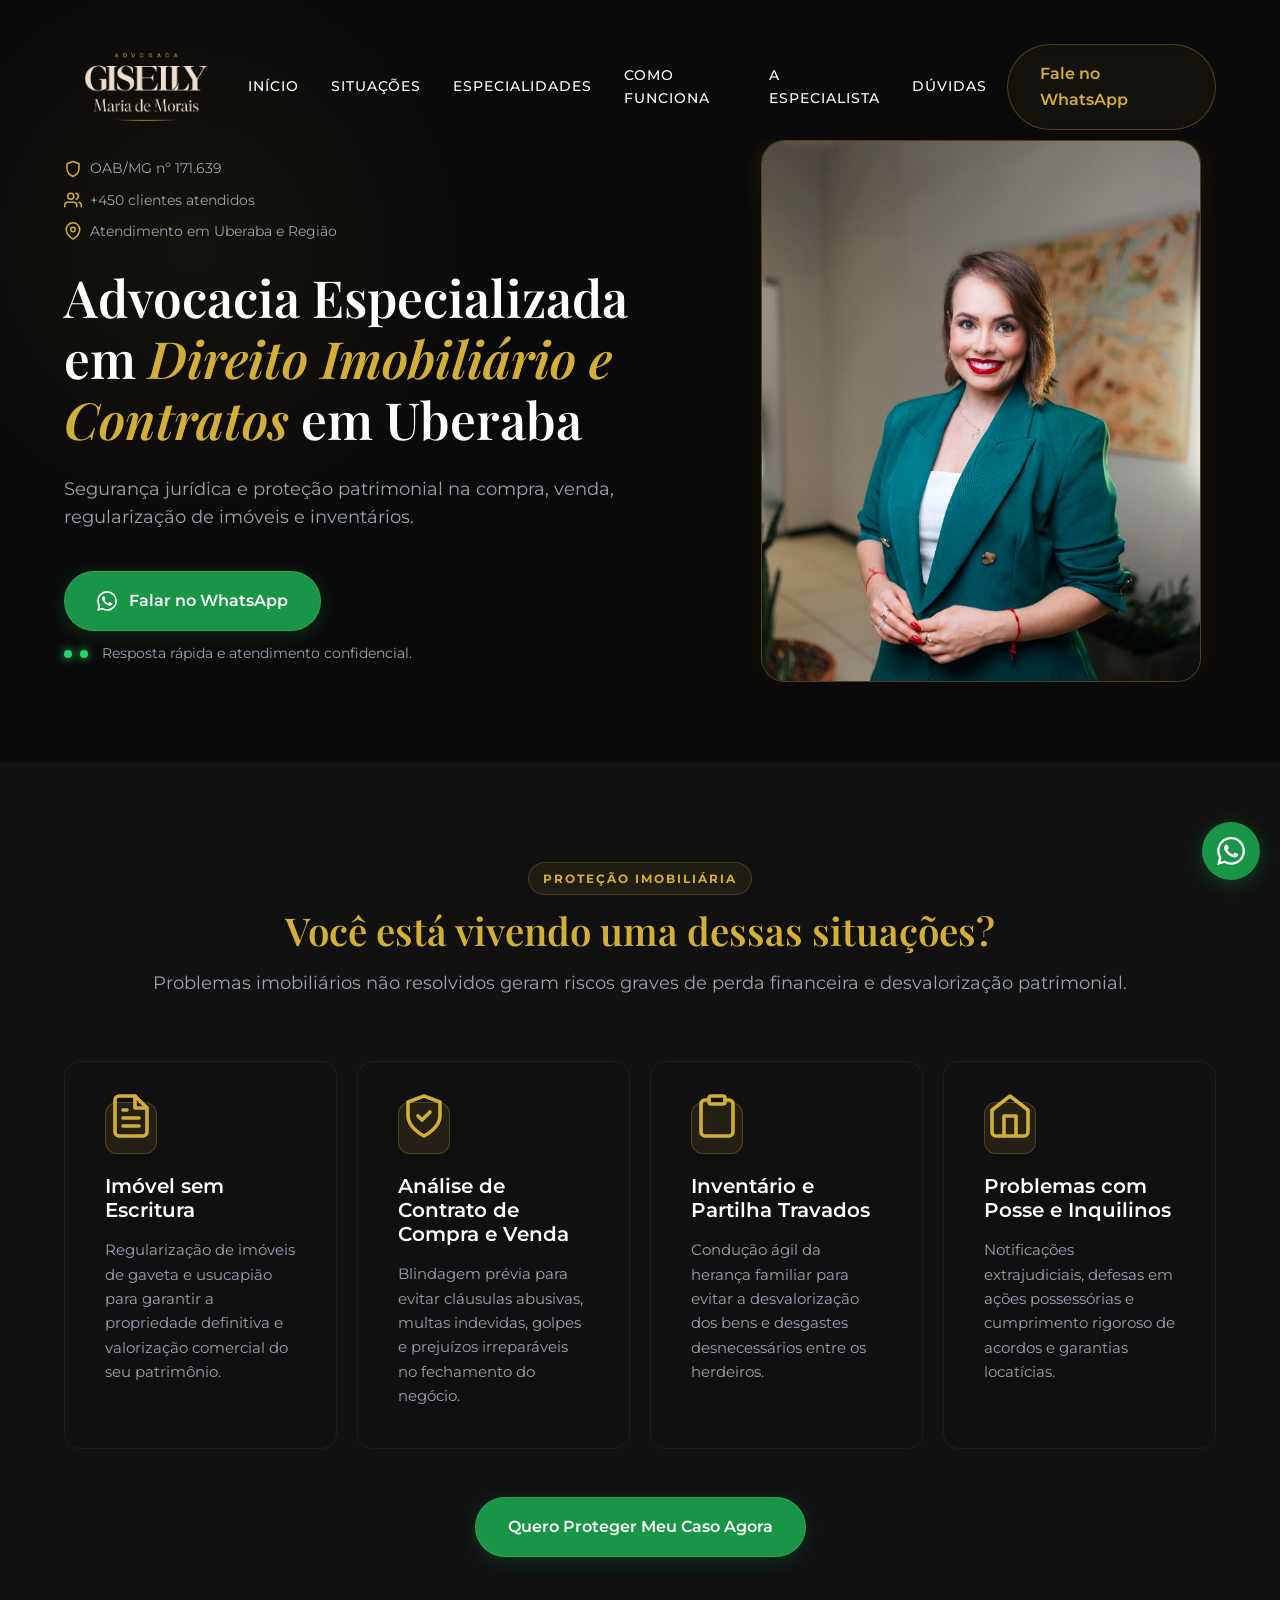
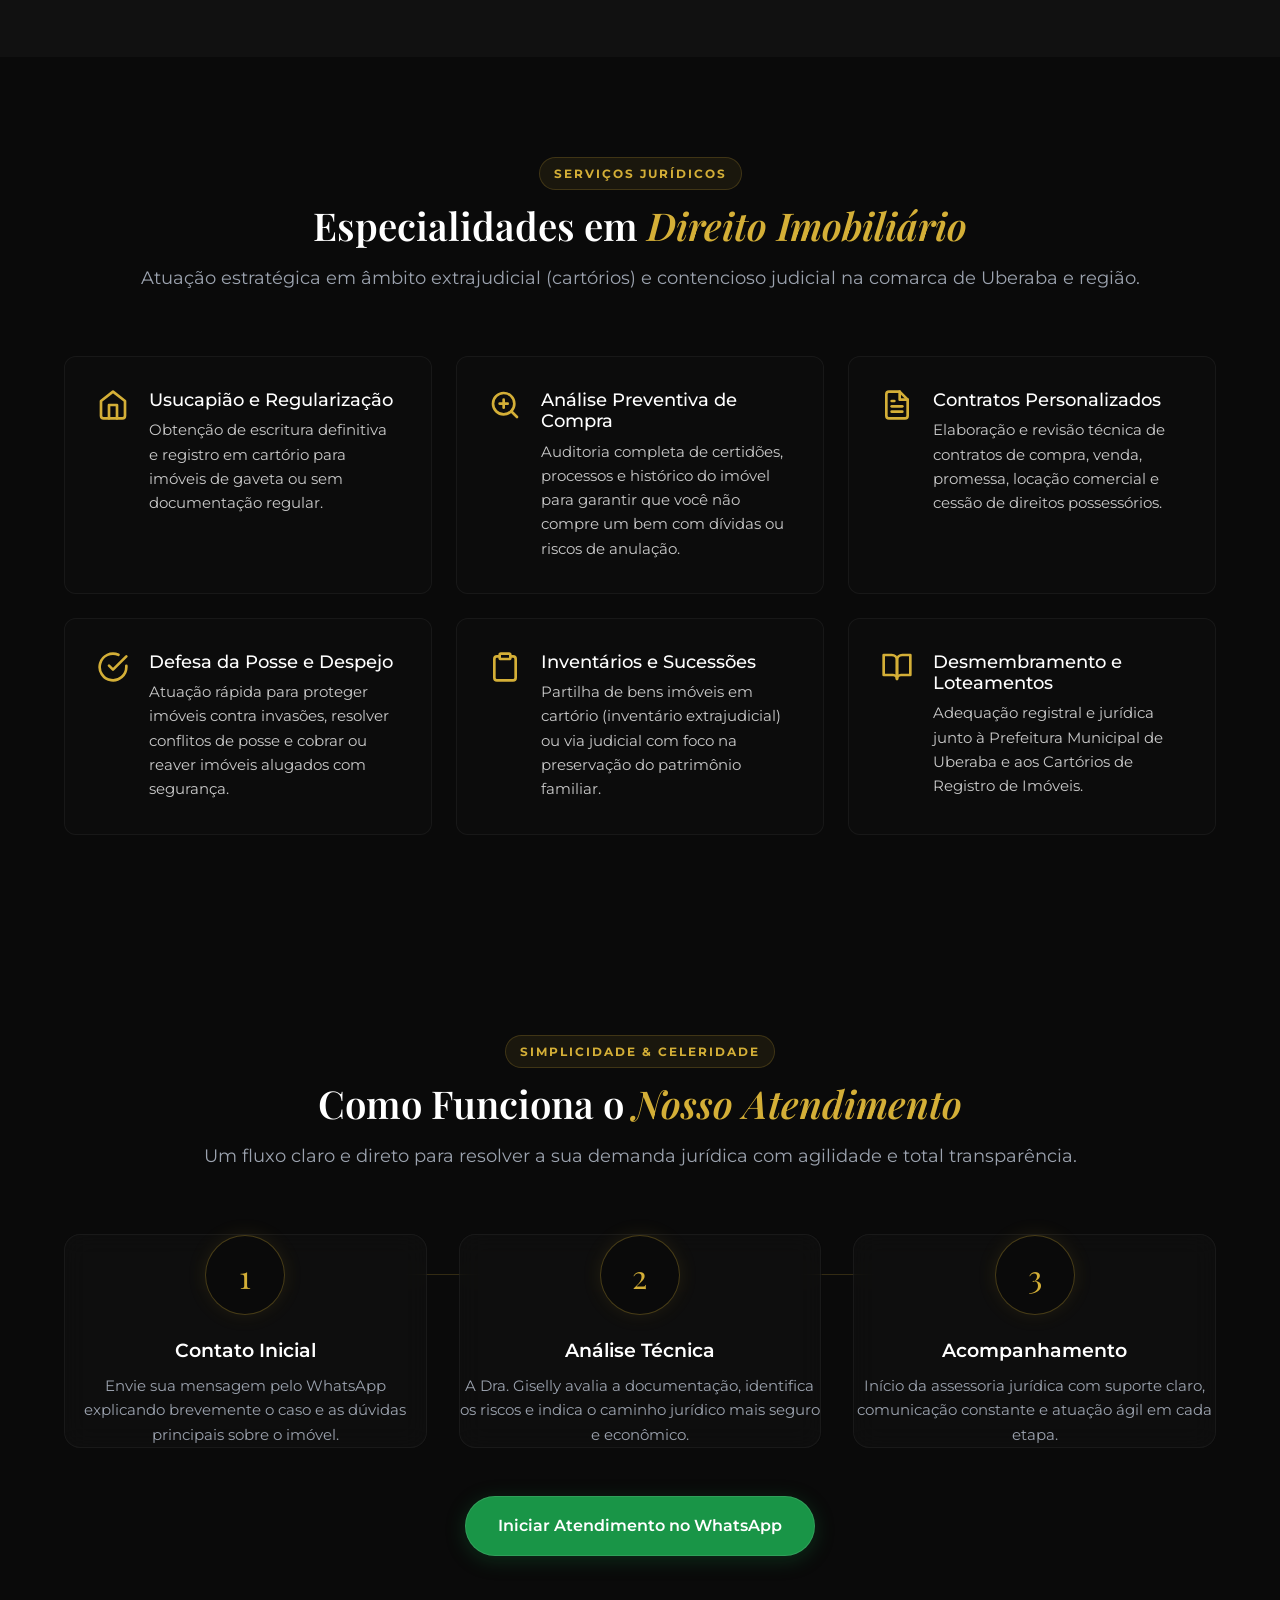
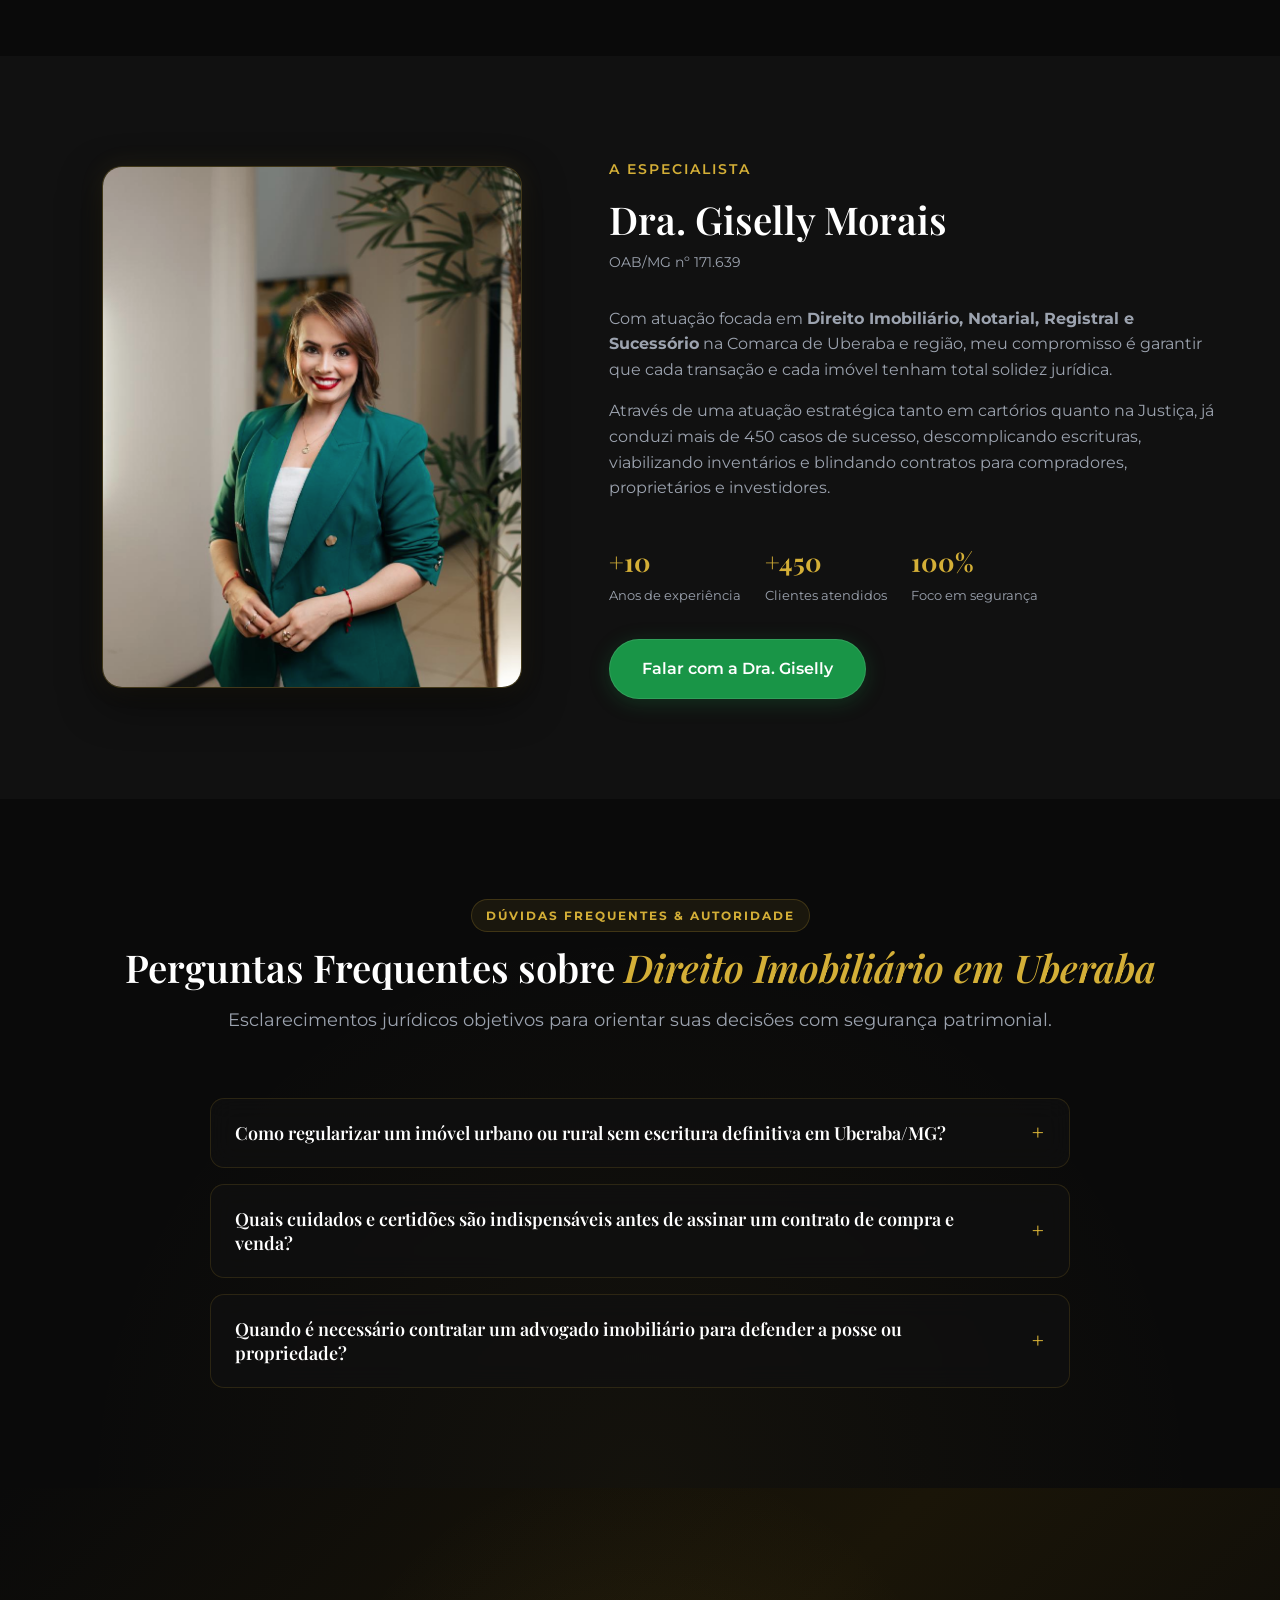
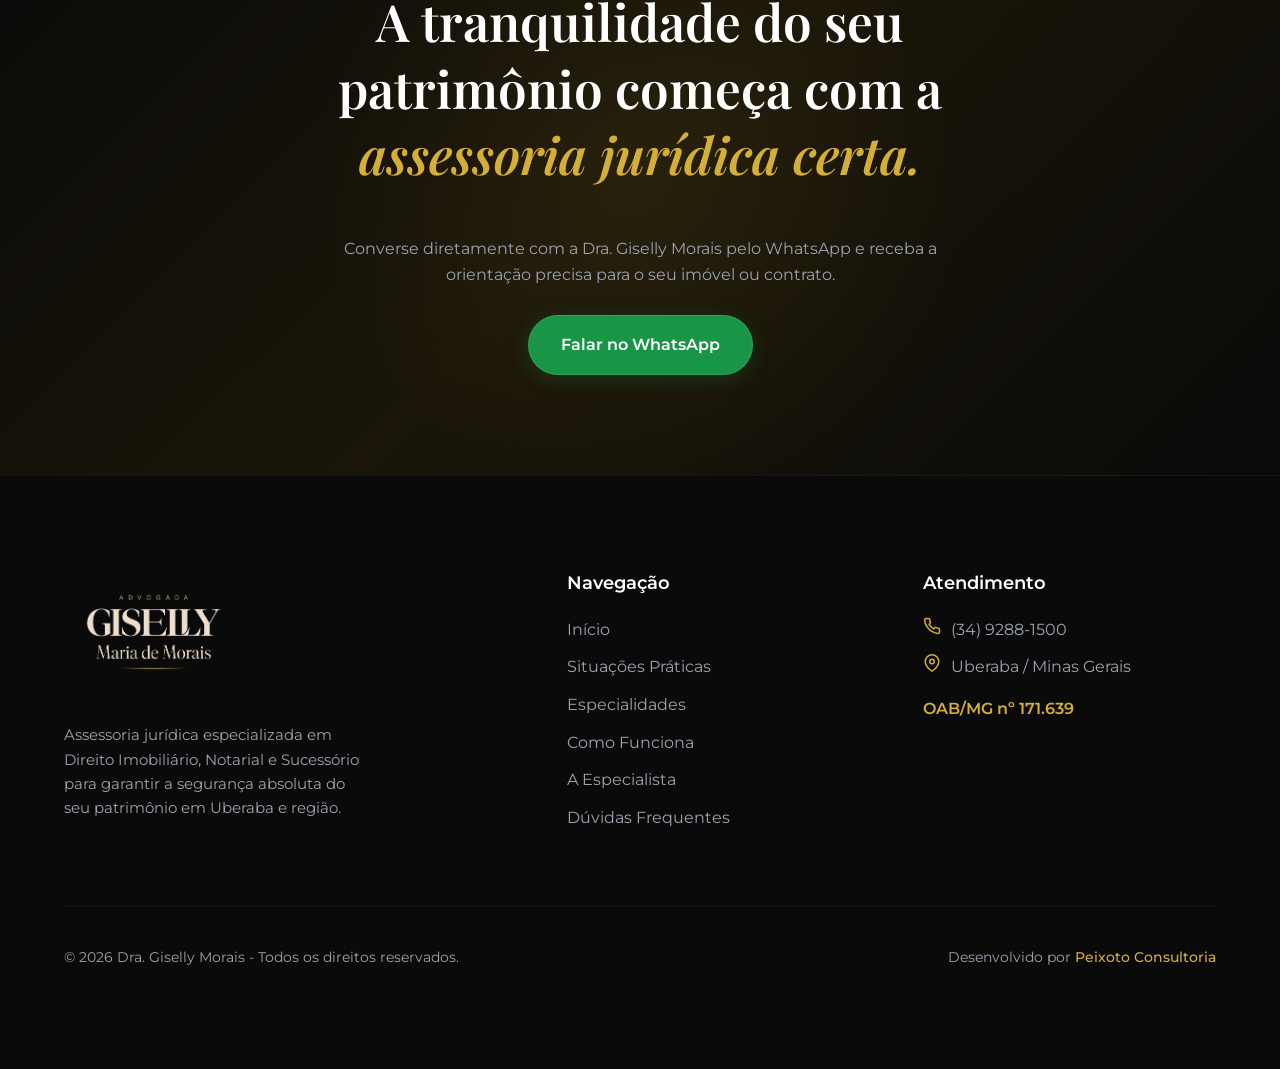
<file: index.html>
<!DOCTYPE html>
<html lang="pt-BR">
<head>
    <!-- Google tag (gtag.js) - Google Ads -->
    <script async src="https://www.googletagmanager.com/gtag/js?id=AW-16658443724"></script>
    <script>
      window.dataLayer = window.dataLayer || [];
      function gtag(){dataLayer.push(arguments);}
      gtag('js', new Date());
      gtag('config', 'AW-16658443724');
    </script>
    <script>
    function gtag_report_conversion(url) {
      var callback = function () {
        if (typeof(url) != 'undefined') {
          window.location = url;
        }
      };
      gtag('event', 'conversion', {
          'send_to': 'AW-16658443724/fCBTCJSKiawcEMzbroc-',
          'value': 1.0,
          'currency': 'BRL',
          'event_callback': callback
      });
      return false;
    }
    </script>

    <meta charset="UTF-8">
    <meta name="google-site-verification" content="yVgAucZfFv1yTHzDepUmLpa5om2t7-0emfUqDovCOzo" />
    <meta name="viewport" content="width=device-width, initial-scale=1.0, viewport-fit=cover" />
    <title>Dra. Giselly Morais | Advocacia Imobiliária e Contratos em Uberaba MG</title>
    <meta name="description" content="Advocacia especializada em Direito Imobiliário, contratos, usucapião, regularização de imóveis e inventários em Uberaba e região. Agende pelo WhatsApp com a Dra. Giselly Morais (OAB/MG 171.639).">
    <link rel="canonical" href="https://gisellymorais.adv.br/" />
    <link rel="icon" type="image/png" href="favicon.png" />
    <link rel="shortcut icon" href="favicon.png" />
    
    <!-- Google Fonts Preconnect -->
    <link rel="preconnect" href="https://fonts.googleapis.com">
    <link rel="preconnect" href="https://fonts.gstatic.com" crossorigin>
    <link href="https://fonts.googleapis.com/css2?family=Montserrat:wght@300;400;500;600;700&family=Playfair+Display:ital,wght@0,400;0,600;0,700;1,400;1,600&display=swap" rel="stylesheet">

    <!-- Premium Landing Assets -->
    <link rel="stylesheet" href="assets/premium-landing.css" />

    <!-- Schema.org JSON-LD (LegalService + FAQPage para GEO & IA) -->
    <script type="application/ld+json">
    {
      "@context": "https://schema.org",
      "@graph": [
        {
          "@type": "Attorney",
          "@id": "https://gisellymorais.adv.br/#attorney",
          "name": "Dra. Giselly Morais Advocacia Imobiliária",
          "image": "https://gisellymorais.adv.br/assets/img/logo-adv.png",
          "url": "https://gisellymorais.adv.br/",
          "telephone": "+55-34-9288-1500",
          "priceRange": "$$",
          "address": {
            "@type": "PostalAddress",
            "addressLocality": "Uberaba",
            "addressRegion": "MG",
            "addressCountry": "BR"
          },
          "geo": {
            "@type": "GeoCoordinates",
            "latitude": -19.747,
            "longitude": -47.939
          },
          "openingHoursSpecification": {
            "@type": "OpeningHoursSpecification",
            "dayOfWeek": [
              "Monday",
              "Tuesday",
              "Wednesday",
              "Thursday",
              "Friday"
            ],
            "opens": "08:30",
            "closes": "18:00"
          },
          "sameAs": [
            "https://www.instagram.com/dra.gisellymorais/"
          ],
          "knowsAbout": [
            "Direito Imobiliário",
            "Regularização de Imóveis",
            "Usucapião Extrajudicial",
            "Due Diligence Imobiliária",
            "Contratos de Compra e Venda",
            "Direito Sucessório e Inventário",
            "Ações Possessórias e Despejo"
          ]
        },
        {
          "@type": "FAQPage",
          "@id": "https://gisellymorais.adv.br/#faq",
          "mainEntity": [
            {
              "@type": "Question",
              "name": "Como regularizar um imóvel urbano ou rural sem escritura definitiva em Uberaba/MG?",
              "acceptedAnswer": {
                "@type": "Answer",
                "text": "A regularização de imóveis sem escritura pública é conduzida principalmente pela via administrativa extrajudicial nos Cartórios de Registro de Imóveis de Uberaba (1º e 2º Ofícios). Conforme a Lei Federal nº 6.015/1973 (Lei de Registros Públicos), imóveis adquiridos por contratos de gaveta, posse prolongada ou pendências de herança podem obter matrícula própria e escritura definitiva por meio de Usucapião Extrajudicial ou Adjudicação Compulsória, garantindo a propriedade jurídica definitiva sem a necessidade de um longo processo judicial."
              }
            },
            {
              "@type": "Question",
              "name": "Quais cuidados e certidões são indispensáveis antes de assinar um contrato de compra e venda?",
              "acceptedAnswer": {
                "@type": "Answer",
                "text": "Antes de assinar qualquer contrato ou realizar pagamentos, é indispensável a realização de uma Due Diligence Imobiliária (auditoria jurídica preventiva de risco). Esse processo inclui a análise da Certidão Vintenária com negativa de ônus e ações no Cartório de Registro de Imóveis competente, certidões negativas de distribuidores cíveis, criminais, fiscais e trabalhistas junto ao Tribunal de Justiça do Estado de Minas Gerais (TJMG) e à Justiça Federal, além de certidões negativas de débitos municipais (IPTU) na Prefeitura de Uberaba, blindando o comprador contra riscos de fraudes, penhoras ou anulação da venda."
              }
            },
            {
              "@type": "Question",
              "name": "Quando é necessário contratar um advogado imobiliário para defender a posse ou propriedade?",
              "acceptedAnswer": {
                "@type": "Answer",
                "text": "A contratação de uma assessoria jurídica especializada é urgente diante de ameaças de invasão (turbação ou esbulho possessório com pedido de liminar de reintegração), rescisões contratuais por atraso na entrega de obras (Lei do Distrato nº 13.786/2018), conflitos com inquilinos ou cobrança de aluguéis em atraso regidos pela Lei do Inquilinato (Lei Federal nº 8.245/1991), e partilhas de bens travadas em inventários. O acompanhamento especializado assegura rapidez cartorial e rigor técnico perante o Poder Judiciário."
              }
            }
          ]
        }
      ]
    }
    </script>
</head>
<body>
    <!-- Navbar -->
    <header class="navbar">
        <div class="container navbar-inner">
            <a href="#inicio" class="nav-logo">
                <img src="assets/img/logo-adv.png" alt="Dra. Giselly Morais - Advocacia Imobiliária" />
            </a>
            <nav class="nav-links">
                <a href="#inicio">Início</a>
                <a href="#situacoes">Situações</a>
                <a href="#servicos">Especialidades</a>
                <a href="#atendimento">Como Funciona</a>
                <a href="#sobre">A Especialista</a>
                <a href="#faq">Dúvidas</a>
            </nav>
            <a href="https://wa.me/553492881500?text=Olá,%20Dra.%20Giselly!%20Preciso%20de%20uma%20orientação%20jurídica%20sobre%20um%20imóvel/contrato." target="_blank" rel="noopener noreferrer" class="btn btn-gold-outline nav-cta">
                Fale no WhatsApp
            </a>
            <button class="nav-toggle" aria-label="Abrir Menu">☰</button>
        </div>
    </header>

    <!-- 1. HERO SECTION (Dobra 1 - Acima da Rolagem) -->
    <section id="inicio" class="hero">
        <div class="hero-bg-glow"></div>
        <div class="container hero-grid">
            <div class="hero-content fade-in-up">
                <div class="hero-badges">
                    <span class="badge">
                        <svg viewBox="0 0 24 24" fill="none" stroke="currentColor" stroke-width="2" stroke-linecap="round" stroke-linejoin="round"><path d="M12 22s8-4 8-10V5l-8-3-8 3v7c0 6 8 10 8 10z"></path></svg>
                        OAB/MG nº 171.639
                    </span>
                    <span class="badge">
                        <svg viewBox="0 0 24 24" fill="none" stroke="currentColor" stroke-width="2" stroke-linecap="round" stroke-linejoin="round"><path d="M17 21v-2a4 4 0 0 0-4-4H5a4 4 0 0 0-4 4v2"></path><circle cx="9" cy="7" r="4"></circle><path d="M23 21v-2a4 4 0 0 0-3-3.87"></path><path d="M16 3.13a4 4 0 0 1 0 7.75"></path></svg>
                        +450 clientes atendidos
                    </span>
                    <span class="badge">
                        <svg viewBox="0 0 24 24" fill="none" stroke="currentColor" stroke-width="2" stroke-linecap="round" stroke-linejoin="round"><path d="M21 10c0 7-9 13-9 13s-9-6-9-13a9 9 0 0 1 18 0z"></path><circle cx="12" cy="10" r="3"></circle></svg>
                        Atendimento em Uberaba e Região
                    </span>
                </div>
                
                <h1>Advocacia Especializada em <span class="text-gold italic">Direito Imobiliário e Contratos</span> em Uberaba</h1>
                <p class="hero-lead">Segurança jurídica e proteção patrimonial na compra, venda, regularização de imóveis e inventários.</p>
                
                <div class="hero-cta-wrapper">
                    <a href="https://wa.me/553492881500?text=Olá,%20Dra.%20Giselly!%20Preciso%20de%20uma%20orientação%20jurídica%20sobre%20um%20imóvel/contrato." target="_blank" rel="noopener noreferrer" class="btn btn-whatsapp pulse-glow">
                        <svg viewBox="0 0 24 24" width="20" height="20" fill="currentColor"><path d="M17.472 14.382c-.297-.149-1.758-.867-2.03-.967-.273-.099-.471-.148-.67.15-.197.297-.767.966-.94 1.164-.173.199-.347.223-.644.075-.297-.15-1.255-.463-2.39-1.475-.883-.788-1.48-1.761-1.653-2.059-.173-.297-.018-.458.13-.606.134-.133.298-.347.446-.52.149-.174.198-.298.298-.497.099-.198.05-.371-.025-.52-.075-.149-.669-1.612-.916-2.207-.242-.579-.487-.5-.669-.51-.173-.008-.371-.01-.57-.01-.198 0-.52.074-.792.372-.272.297-1.04 1.016-1.04 2.479 0 1.462 1.065 2.875 1.213 3.074.149.198 2.096 3.2 5.077 4.487.709.306 1.262.489 1.694.625.712.227 1.36.195 1.871.118.571-.085 1.758-.719 2.006-1.413.248-.694.248-1.289.173-1.413-.074-.124-.272-.198-.57-.347m-5.421 7.403h-.004a9.87 9.87 0 01-5.031-1.378l-.361-.214-3.741.982.998-3.648-.235-.374a9.86 9.86 0 01-1.51-5.26c.001-5.45 4.436-9.884 9.888-9.884 2.64 0 5.122 1.03 6.988 2.898a9.825 9.825 0 012.893 6.994c-.003 5.45-4.437 9.884-9.885 9.884m8.413-18.297A11.815 11.815 0 0012.05 0C5.495 0 .16 5.335.157 11.892c0 2.096.547 4.142 1.588 5.945L.057 24l6.305-1.654a11.882 11.882 0 005.683 1.448h.005c6.554 0 11.89-5.335 11.893-11.893a11.821 11.821 0 00-3.48-8.413z"/></svg>
                        Falar no WhatsApp
                    </a>
                    <span class="microcopy"><i class="dot-online"></i> Resposta rápida e atendimento confidencial.</span>
                </div>
            </div>
            
            <div class="hero-image-wrapper fade-in-up" style="transition-delay: 0.15s">
                <div class="hero-image-frame">
                    <img src="assets/img/giselly-hero.jpg" alt="Dra. Giselly Morais - Advogada em Uberaba" class="hero-image" width="460" height="580" />
                </div>
            </div>
        </div>
    </section>

    <!-- 2. SEÇÃO DE DORES & SITUAÇÕES PRÁTICAS -->
    <section id="situacoes" class="dores-section">
        <div class="container">
            <div class="section-header fade-in-up">
                <span class="section-tag">PROTEÇÃO IMOBILIÁRIA</span>
                <h2 class="text-gold">Você está vivendo uma dessas situações?</h2>
                <p>Problemas imobiliários não resolvidos geram riscos graves de perda financeira e desvalorização patrimonial.</p>
            </div>
            
            <div class="dores-grid">
                <!-- Card 1 -->
                <div class="dor-card glass-panel fade-in-up">
                    <div class="dor-icon-wrap">
                        <svg class="dor-icon" viewBox="0 0 24 24" fill="none" stroke="currentColor" stroke-width="1.8" stroke-linecap="round" stroke-linejoin="round"><path d="M14 2H6a2 2 0 0 0-2 2v16a2 2 0 0 0 2 2h12a2 2 0 0 0 2-2V8z"></path><polyline points="14 2 14 8 20 8"></polyline><line x1="16" y1="13" x2="8" y2="13"></line><line x1="16" y1="17" x2="8" y2="17"></line><polyline points="10 9 9 9 8 9"></polyline></svg>
                    </div>
                    <h3>Imóvel sem Escritura</h3>
                    <p>Regularização de imóveis de gaveta e usucapião para garantir a propriedade definitiva e valorização comercial do seu patrimônio.</p>
                </div>
                
                <!-- Card 2 -->
                <div class="dor-card glass-panel fade-in-up" style="transition-delay: 0.1s">
                    <div class="dor-icon-wrap">
                        <svg class="dor-icon" viewBox="0 0 24 24" fill="none" stroke="currentColor" stroke-width="1.8" stroke-linecap="round" stroke-linejoin="round"><path d="M12 22s8-4 8-10V5l-8-3-8 3v7c0 6 8 10 8 10z"></path><path d="m9 12 2 2 4-4"></path></svg>
                    </div>
                    <h3>Análise de Contrato de Compra e Venda</h3>
                    <p>Blindagem prévia para evitar cláusulas abusivas, multas indevidas, golpes e prejuízos irreparáveis no fechamento do negócio.</p>
                </div>
                
                <!-- Card 3 -->
                <div class="dor-card glass-panel fade-in-up" style="transition-delay: 0.2s">
                    <div class="dor-icon-wrap">
                        <svg class="dor-icon" viewBox="0 0 24 24" fill="none" stroke="currentColor" stroke-width="1.8" stroke-linecap="round" stroke-linejoin="round"><path d="M16 4h2a2 2 0 0 1 2 2v14a2 2 0 0 1-2 2H6a2 2 0 0 1-2-2V6a2 2 0 0 1 2-2h2"></path><rect x="8" y="2" width="8" height="4" rx="1" ry="1"></rect></svg>
                    </div>
                    <h3>Inventário e Partilha Travados</h3>
                    <p>Condução ágil da herança familiar para evitar a desvalorização dos bens e desgastes desnecessários entre os herdeiros.</p>
                </div>
                
                <!-- Card 4 -->
                <div class="dor-card glass-panel fade-in-up" style="transition-delay: 0.3s">
                    <div class="dor-icon-wrap">
                        <svg class="dor-icon" viewBox="0 0 24 24" fill="none" stroke="currentColor" stroke-width="1.8" stroke-linecap="round" stroke-linejoin="round"><path d="M3 9l9-7 9 7v11a2 2 0 0 1-2 2H5a2 2 0 0 1-2-2z"></path><polyline points="9 22 9 12 15 12 15 22"></polyline></svg>
                    </div>
                    <h3>Problemas com Posse e Inquilinos</h3>
                    <p>Notificações extrajudiciais, defesas em ações possessórias e cumprimento rigoroso de acordos e garantias locatícias.</p>
                </div>
            </div>

            <div class="section-center-cta fade-in-up">
                <a href="https://wa.me/553492881500?text=Olá,%20Dra.%20Giselly!%20Preciso%20de%20uma%20orientação%20jurídica%20sobre%20um%20imóvel/contrato." target="_blank" rel="noopener noreferrer" class="btn btn-whatsapp">
                    Quero Proteger Meu Caso Agora
                </a>
            </div>
        </div>
    </section>

    <!-- ESPECIALIDADES -->
    <section id="servicos" class="servicos-section">
        <div class="container">
            <div class="section-header fade-in-up">
                <span class="section-tag">SERVIÇOS JURÍDICOS</span>
                <h2>Especialidades em <span class="text-gold italic">Direito Imobiliário</span></h2>
                <p>Atuação estratégica em âmbito extrajudicial (cartórios) e contencioso judicial na comarca de Uberaba e região.</p>
            </div>
            
            <div class="servicos-grid">
                <div class="servico-card fade-in-up">
                    <svg class="servico-icon" viewBox="0 0 24 24" fill="none" stroke="currentColor" stroke-width="2" stroke-linecap="round" stroke-linejoin="round"><path d="M3 9l9-7 9 7v11a2 2 0 0 1-2 2H5a2 2 0 0 1-2-2z"></path><polyline points="9 22 9 12 15 12 15 22"></polyline></svg>
                    <div class="servico-content">
                        <h3>Usucapião e Regularização</h3>
                        <p>Obtenção de escritura definitiva e registro em cartório para imóveis de gaveta ou sem documentação regular.</p>
                    </div>
                </div>
                
                <div class="servico-card fade-in-up">
                    <svg class="servico-icon" viewBox="0 0 24 24" fill="none" stroke="currentColor" stroke-width="2" stroke-linecap="round" stroke-linejoin="round"><circle cx="11" cy="11" r="8"></circle><line x1="21" y1="21" x2="16.65" y2="16.65"></line><line x1="11" y1="8" x2="11" y2="14"></line><line x1="8" y1="11" x2="14" y2="11"></line></svg>
                    <div class="servico-content">
                        <h3>Análise Preventiva de Compra</h3>
                        <p>Auditoria completa de certidões, processos e histórico do imóvel para garantir que você não compre um bem com dívidas ou riscos de anulação.</p>
                    </div>
                </div>
                
                <div class="servico-card fade-in-up">
                    <svg class="servico-icon" viewBox="0 0 24 24" fill="none" stroke="currentColor" stroke-width="2" stroke-linecap="round" stroke-linejoin="round"><path d="M14 2H6a2 2 0 0 0-2 2v16a2 2 0 0 0 2 2h12a2 2 0 0 0 2-2V8z"></path><polyline points="14 2 14 8 20 8"></polyline><line x1="16" y1="13" x2="8" y2="13"></line><line x1="16" y1="17" x2="8" y2="17"></line><polyline points="10 9 9 9 8 9"></polyline></svg>
                    <div class="servico-content">
                        <h3>Contratos Personalizados</h3>
                        <p>Elaboração e revisão técnica de contratos de compra, venda, promessa, locação comercial e cessão de direitos possessórios.</p>
                    </div>
                </div>
                
                <div class="servico-card fade-in-up">
                    <svg class="servico-icon" viewBox="0 0 24 24" fill="none" stroke="currentColor" stroke-width="2" stroke-linecap="round" stroke-linejoin="round"><path d="M22 11.08V12a10 10 0 1 1-5.93-9.14"></path><polyline points="22 4 12 14.01 9 11.01"></polyline></svg>
                    <div class="servico-content">
                        <h3>Defesa da Posse e Despejo</h3>
                        <p>Atuação rápida para proteger imóveis contra invasões, resolver conflitos de posse e cobrar ou reaver imóveis alugados com segurança.</p>
                    </div>
                </div>
                
                <div class="servico-card fade-in-up">
                    <svg class="servico-icon" viewBox="0 0 24 24" fill="none" stroke="currentColor" stroke-width="2" stroke-linecap="round" stroke-linejoin="round"><path d="M16 4h2a2 2 0 0 1 2 2v14a2 2 0 0 1-2 2H6a2 2 0 0 1-2-2V6a2 2 0 0 1 2-2h2"></path><rect x="8" y="2" width="8" height="4" rx="1" ry="1"></rect></svg>
                    <div class="servico-content">
                        <h3>Inventários e Sucessões</h3>
                        <p>Partilha de bens imóveis em cartório (inventário extrajudicial) ou via judicial com foco na preservação do patrimônio familiar.</p>
                    </div>
                </div>
                
                <div class="servico-card fade-in-up">
                    <svg class="servico-icon" viewBox="0 0 24 24" fill="none" stroke="currentColor" stroke-width="2" stroke-linecap="round" stroke-linejoin="round"><path d="M2 3h6a4 4 0 0 1 4 4v14a3 3 0 0 0-3-3H2z"></path><path d="M22 3h-6a4 4 0 0 0-4 4v14a3 3 0 0 1 3-3h7z"></path></svg>
                    <div class="servico-content">
                        <h3>Desmembramento e Loteamentos</h3>
                        <p>Adequação registral e jurídica junto à Prefeitura Municipal de Uberaba e aos Cartórios de Registro de Imóveis.</p>
                    </div>
                </div>
            </div>
        </div>
    </section>

    <!-- 3. FLUXO DE ATENDIMENTO (3 Passos) -->
    <section id="atendimento" class="como-funciona-section">
        <div class="container">
            <div class="section-header fade-in-up">
                <span class="section-tag">SIMPLICIDADE & CELERIDADE</span>
                <h2>Como Funciona o <span class="text-gold italic">Nosso Atendimento</span></h2>
                <p>Um fluxo claro e direto para resolver a sua demanda jurídica com agilidade e total transparência.</p>
            </div>
            
            <div class="como-funciona-grid">
                <!-- Passo 1 -->
                <div class="passo-card glass-panel fade-in-up">
                    <div class="passo-numero">1</div>
                    <h3>Contato Inicial</h3>
                    <p>Envie sua mensagem pelo WhatsApp explicando brevemente o caso e as dúvidas principais sobre o imóvel.</p>
                </div>
                
                <!-- Passo 2 -->
                <div class="passo-card glass-panel fade-in-up" style="transition-delay: 0.1s">
                    <div class="passo-numero">2</div>
                    <h3>Análise Técnica</h3>
                    <p>A Dra. Giselly avalia a documentação, identifica os riscos e indica o caminho jurídico mais seguro e econômico.</p>
                </div>
                
                <!-- Passo 3 -->
                <div class="passo-card glass-panel fade-in-up" style="transition-delay: 0.2s">
                    <div class="passo-numero">3</div>
                    <h3>Acompanhamento</h3>
                    <p>Início da assessoria jurídica com suporte claro, comunicação constante e atuação ágil em cada etapa.</p>
                </div>
            </div>

            <div class="section-center-cta fade-in-up">
                <a href="https://wa.me/553492881500?text=Olá,%20Dra.%20Giselly!%20Preciso%20de%20uma%20orientação%20jurídica%20sobre%20um%20imóvel/contrato." target="_blank" rel="noopener noreferrer" class="btn btn-whatsapp">
                    Iniciar Atendimento no WhatsApp
                </a>
            </div>
        </div>
    </section>

    <!-- SOBRE A ESPECIALISTA -->
    <section id="sobre" class="sobre-section">
        <div class="container sobre-grid">
            <div class="sobre-image-wrapper fade-in-up">
                <div class="sobre-image-frame">
                    <img src="assets/img/giselly-sobre.jpg" alt="Dra. Giselly Morais - Advogada Especialista em Direito Imobiliário" class="sobre-image" width="440" height="520" />
                </div>
            </div>
            <div class="sobre-content fade-in-up">
                <span class="sobre-label">A ESPECIALISTA</span>
                <h2>Dra. Giselly Morais</h2>
                <span class="sobre-oab">OAB/MG nº 171.639</span>
                
                <div class="sobre-bio">
                    <p>Com atuação focada em <strong>Direito Imobiliário, Notarial, Registral e Sucessório</strong> na Comarca de Uberaba e região, meu compromisso é garantir que cada transação e cada imóvel tenham total solidez jurídica.</p>
                    <p>Através de uma atuação estratégica tanto em cartórios quanto na Justiça, já conduzi mais de 450 casos de sucesso, descomplicando escrituras, viabilizando inventários e blindando contratos para compradores, proprietários e investidores.</p>
                </div>

                <div class="numeros-inline">
                    <div class="num-box">
                        <strong>+10</strong>
                        <span>Anos de experiência</span>
                    </div>
                    <div class="num-box">
                        <strong>+450</strong>
                        <span>Clientes atendidos</span>
                    </div>
                    <div class="num-box">
                        <strong>100%</strong>
                        <span>Foco em segurança</span>
                    </div>
                </div>
                
                <a href="https://wa.me/553492881500?text=Olá,%20Dra.%20Giselly!%20Preciso%20de%20uma%20orientação%20jurídica%20sobre%20um%20imóvel/contrato." target="_blank" rel="noopener noreferrer" class="btn btn-whatsapp">
                    Falar com a Dra. Giselly
                </a>
            </div>
        </div>
    </section>

    <!-- 4. SEÇÃO DE FAQ ESTRUTURADO (SEO Semântico & GEO - Acordeão Interativo) -->
    <section id="faq" class="faq-section">
        <div class="container">
            <div class="section-header fade-in-up">
                <span class="section-tag">DÚVIDAS FREQUENTES & AUTORIDADE</span>
                <h2>Perguntas Frequentes sobre <span class="text-gold italic">Direito Imobiliário em Uberaba</span></h2>
                <p>Esclarecimentos jurídicos objetivos para orientar suas decisões com segurança patrimonial.</p>
            </div>

            <div class="faq-accordion">
                <!-- Pergunta 1 -->
                <div class="faq-item glass-panel fade-in-up">
                    <button type="button" class="faq-question" aria-expanded="false">
                        <span>Como regularizar um imóvel urbano ou rural sem escritura definitiva em Uberaba/MG?</span>
                        <span class="faq-icon" aria-hidden="true">+</span>
                    </button>
                    <div class="faq-answer">
                        <div class="faq-answer-inner">
                            <p><strong>A regularização de imóveis sem escritura pública é conduzida principalmente pela via administrativa extrajudicial nos Cartórios de Registro de Imóveis de Uberaba (1º e 2º Ofícios).</strong></p>
                            <p>Conforme a Lei Federal nº 6.015/1973 (Lei de Registros Públicos), imóveis adquiridos por contratos de gaveta, posse prolongada ou pendências de herança podem obter matrícula própria e escritura definitiva por meio de <strong>Usucapião Extrajudicial</strong> ou <strong>Adjudicação Compulsória</strong>.</p>
                            <p>Esse procedimento em cartório de notas e registros elimina a morosidade do Judiciário, assegurando a propriedade jurídica plena e permitindo que o imóvel seja vendido, financiado ou transmitido a herdeiros sem entraves.</p>
                        </div>
                    </div>
                </div>

                <!-- Pergunta 2 -->
                <div class="faq-item glass-panel fade-in-up" style="transition-delay: 0.1s">
                    <button type="button" class="faq-question" aria-expanded="false">
                        <span>Quais cuidados e certidões são indispensáveis antes de assinar um contrato de compra e venda?</span>
                        <span class="faq-icon" aria-hidden="true">+</span>
                    </button>
                    <div class="faq-answer">
                        <div class="faq-answer-inner">
                            <p><strong>Antes de assinar qualquer contrato ou realizar pagamentos, é indispensável a realização de uma Due Diligence Imobiliária (auditoria jurídica preventiva de risco).</strong></p>
                            <p>Essa auditoria abrange a análise da Certidão Vintenária com negativa de ônus reais e ações no Cartório de Registro de Imóveis competente, certidões negativas de distribuidores cíveis, criminais, fiscais e trabalhistas junto ao Tribunal de Justiça do Estado de Minas Gerais (TJMG) e à Justiça Federal, além da Certidão Negativa de Débitos Municipais (IPTU) na Prefeitura Municipal de Uberaba.</p>
                            <p>Esse exame técnico criterioso impede a perda do bem por fraudes contra credores, penhoras fiscais ou vícios ocultos do antigo vendedor.</p>
                        </div>
                    </div>
                </div>

                <!-- Pergunta 3 -->
                <div class="faq-item glass-panel fade-in-up" style="transition-delay: 0.2s">
                    <button type="button" class="faq-question" aria-expanded="false">
                        <span>Quando é necessário contratar um advogado imobiliário para defender a posse ou propriedade?</span>
                        <span class="faq-icon" aria-hidden="true">+</span>
                    </button>
                    <div class="faq-answer">
                        <div class="faq-answer-inner">
                            <p><strong>A contratação de uma assessoria jurídica especializada é urgente diante de ameaças de invasão, litígios contratuais ou inadimplência grave.</strong></p>
                            <p>Os principais cenários envolvem: (1) Ações possessórias de reintegração de posse e interdito proibitório em caso de esbulho ou turbação; (2) Rescisões contratuais por atraso na entrega de obras com base na Lei do Distrato Imobiliário (Lei nº 13.786/2018); (3) Despejo e cobrança de aluguéis regidos pela Lei do Inquilinato (Lei Federal nº 8.245/1991); e (4) Partilhas litigiosas em inventários.</p>
                            <p>A intervenção ágil de um advogado especialista impede a perda de prazos liminares decisivos e preserva o valor de mercado do imóvel.</p>
                        </div>
                    </div>
                </div>
            </div>
        </div>
    </section>

    <!-- CTA FINAL -->
    <section id="contato" class="cta-final-section">
        <div class="cta-final-glow"></div>
        <div class="container cta-final-content">
            <h2 class="fade-in-up">A tranquilidade do seu patrimônio começa com a <span class="text-gold italic">assessoria jurídica certa.</span></h2>
            <p class="fade-in-up" style="max-width: 620px; margin: 0 auto 28px; color: var(--text-muted);">Converse diretamente com a Dra. Giselly Morais pelo WhatsApp e receba a orientação precisa para o seu imóvel ou contrato.</p>
            <a href="https://wa.me/553492881500?text=Olá,%20Dra.%20Giselly!%20Preciso%20de%20uma%20orientação%20jurídica%20sobre%20um%20imóvel/contrato." target="_blank" rel="noopener noreferrer" class="btn btn-whatsapp fade-in-up pulse-glow" style="transition-delay: 0.15s;">
                Falar no WhatsApp
            </a>
        </div>
    </section>

    <!-- FOOTER -->
    <footer class="footer">
        <div class="container">
            <div class="footer-grid">
                <div class="footer-brand">
                    <img src="assets/img/logo-adv.png" alt="Dra. Giselly Morais Logo" />
                    <p>Assessoria jurídica especializada em Direito Imobiliário, Notarial e Sucessório para garantir a segurança absoluta do seu patrimônio em Uberaba e região.</p>
                </div>
                
                <div class="footer-nav">
                    <h4 class="footer-title">Navegação</h4>
                    <ul class="footer-links">
                        <li><a href="#inicio">Início</a></li>
                        <li><a href="#situacoes">Situações Práticas</a></li>
                        <li><a href="#servicos">Especialidades</a></li>
                        <li><a href="#atendimento">Como Funciona</a></li>
                        <li><a href="#sobre">A Especialista</a></li>
                        <li><a href="#faq">Dúvidas Frequentes</a></li>
                    </ul>
                </div>
                
                <div class="footer-contact">
                    <h4 class="footer-title">Atendimento</h4>
                    <p>
                        <svg viewBox="0 0 24 24" fill="none" stroke="currentColor" stroke-width="2" stroke-linecap="round" stroke-linejoin="round"><path d="M22 16.92v3a2 2 0 0 1-2.18 2 19.79 19.79 0 0 1-8.63-3.07 19.5 19.5 0 0 1-6-6 19.79 19.79 0 0 1-3.07-8.67A2 2 0 0 1 4.11 2h3a2 2 0 0 1 2 1.72 12.84 12.84 0 0 0 .7 2.81 2 2 0 0 1-.45 2.11L8.09 9.91a16 16 0 0 0 6 6l1.27-1.27a2 2 0 0 1 2.11-.45 12.84 12.84 0 0 0 2.81.7A2 2 0 0 1 22 16.92z"></path></svg>
                        (34) 9288-1500
                    </p>
                    <p>
                        <svg viewBox="0 0 24 24" fill="none" stroke="currentColor" stroke-width="2" stroke-linecap="round" stroke-linejoin="round"><path d="M21 10c0 7-9 13-9 13s-9-6-9-13a9 9 0 0 1 18 0z"></path><circle cx="12" cy="10" r="3"></circle></svg>
                        Uberaba / Minas Gerais
                    </p>
                    <p class="oab-highlight">OAB/MG nº 171.639</p>
                </div>
            </div>
            
            <div class="footer-bottom">
                <span>&copy; 2026 Dra. Giselly Morais - Todos os direitos reservados.</span>
                <span class="developer-credit">Desenvolvido por <a href="https://instagram.com/peixoto.consultoria" target="_blank" rel="noopener noreferrer">Peixoto Consultoria</a></span>
            </div>
        </div>
    </footer>

    <!-- 5. BOTÃO FLUTUANTE DE WHATSAPP -->
    <a href="https://wa.me/553492881500?text=Olá,%20Dra.%20Giselly!%20Preciso%20de%20uma%20orientação%20jurídica%20sobre%20um%20imóvel/contrato." target="_blank" rel="noopener noreferrer" class="whatsapp-float" aria-label="Fale conosco no WhatsApp">
        <svg viewBox="0 0 24 24" xmlns="http://www.w3.org/2000/svg">
            <path d="M17.472 14.382c-.297-.149-1.758-.867-2.03-.967-.273-.099-.471-.148-.67.15-.197.297-.767.966-.94 1.164-.173.199-.347.223-.644.075-.297-.15-1.255-.463-2.39-1.475-.883-.788-1.48-1.761-1.653-2.059-.173-.297-.018-.458.13-.606.134-.133.298-.347.446-.52.149-.174.198-.298.298-.497.099-.198.05-.371-.025-.52-.075-.149-.669-1.612-.916-2.207-.242-.579-.487-.5-.669-.51-.173-.008-.371-.01-.57-.01-.198 0-.52.074-.792.372-.272.297-1.04 1.016-1.04 2.479 0 1.462 1.065 2.875 1.213 3.074.149.198 2.096 3.2 5.077 4.487.709.306 1.262.489 1.694.625.712.227 1.36.195 1.871.118.571-.085 1.758-.719 2.006-1.413.248-.694.248-1.289.173-1.413-.074-.124-.272-.198-.57-.347m-5.421 7.403h-.004a9.87 9.87 0 01-5.031-1.378l-.361-.214-3.741.982.998-3.648-.235-.374a9.86 9.86 0 01-1.51-5.26c.001-5.45 4.436-9.884 9.888-9.884 2.64 0 5.122 1.03 6.988 2.898a9.825 9.825 0 012.893 6.994c-.003 5.45-4.437 9.884-9.885 9.884m8.413-18.297A11.815 11.815 0 0012.05 0C5.495 0 .16 5.335.157 11.892c0 2.096.547 4.142 1.588 5.945L.057 24l6.305-1.654a11.882 11.882 0 005.683 1.448h.005c6.554 0 11.89-5.335 11.893-11.893a11.821 11.821 0 00-3.48-8.413z"/>
        </svg>
    </a>

    <!-- MOBILE STICKY BOTTOM BAR -->
    <div class="mobile-sticky-cta">
        <a href="https://wa.me/553492881500?text=Olá,%20Dra.%20Giselly!%20Preciso%20de%20uma%20orientação%20jurídica%20sobre%20um%20imóvel/contrato." target="_blank" rel="noopener noreferrer" class="btn btn-whatsapp">
            <svg viewBox="0 0 24 24" width="18" height="18" fill="currentColor"><path d="M17.472 14.382c-.297-.149-1.758-.867-2.03-.967-.273-.099-.471-.148-.67.15-.197.297-.767.966-.94 1.164-.173.199-.347.223-.644.075-.297-.15-1.255-.463-2.39-1.475-.883-.788-1.48-1.761-1.653-2.059-.173-.297-.018-.458.13-.606.134-.133.298-.347.446-.52.149-.174.198-.298.298-.497.099-.198.05-.371-.025-.52-.075-.149-.669-1.612-.916-2.207-.242-.579-.487-.5-.669-.51-.173-.008-.371-.01-.57-.01-.198 0-.52.074-.792.372-.272.297-1.04 1.016-1.04 2.479 0 1.462 1.065 2.875 1.213 3.074.149.198 2.096 3.2 5.077 4.487.709.306 1.262.489 1.694.625.712.227 1.36.195 1.871.118.571-.085 1.758-.719 2.006-1.413.248-.694.248-1.289.173-1.413-.074-.124-.272-.198-.57-.347m-5.421 7.403h-.004a9.87 9.87 0 01-5.031-1.378l-.361-.214-3.741.982.998-3.648-.235-.374a9.86 9.86 0 01-1.51-5.26c.001-5.45 4.436-9.884 9.888-9.884 2.64 0 5.122 1.03 6.988 2.898a9.825 9.825 0 012.893 6.994c-.003 5.45-4.437 9.884-9.885 9.884m8.413-18.297A11.815 11.815 0 0012.05 0C5.495 0 .16 5.335.157 11.892c0 2.096.547 4.142 1.588 5.945L.057 24l6.305-1.654a11.882 11.882 0 005.683 1.448h.005c6.554 0 11.89-5.335 11.893-11.893a11.821 11.821 0 00-3.48-8.413z"/>
        </svg>
    </a>

    <!-- MOBILE STICKY BOTTOM BAR -->
    <div class="mobile-sticky-cta">
        <a href="https://wa.me/553492881500?text=Olá,%20Dra.%20Giselly!%20Preciso%20de%20uma%20orientação%20jurídica%20sobre%20um%20imóvel/contrato." target="_blank" rel="noopener noreferrer" class="btn btn-whatsapp">
            <svg viewBox="0 0 24 24" width="18" height="18" fill="currentColor"><path d="M17.472 14.382c-.297-.149-1.758-.867-2.03-.967-.273-.099-.471-.148-.67.15-.197.297-.767.966-.94 1.164-.173.199-.347.223-.644.075-.297-.15-1.255-.463-2.39-1.475-.883-.788-1.48-1.761-1.653-2.059-.173-.297-.018-.458.13-.606.134-.133.298-.347.446-.52.149-.174.198-.298.298-.497.099-.198.05-.371-.025-.52-.075-.149-.669-1.612-.916-2.207-.242-.579-.487-.5-.669-.51-.173-.008-.371-.01-.57-.01-.198 0-.52.074-.792.372-.272.297-1.04 1.016-1.04 2.479 0 1.462 1.065 2.875 1.213 3.074.149.198 2.096 3.2 5.077 4.487.709.306 1.262.489 1.694.625.712.227 1.36.195 1.871.118.571-.085 1.758-.719 2.006-1.413.248-.694.248-1.289.173-1.413-.074-.124-.272-.198-.57-.347m-5.421 7.403h-.004a9.87 9.87 0 01-5.031-1.378l-.361-.214-3.741.982.998-3.648-.235-.374a9.86 9.86 0 01-1.51-5.26c.001-5.45 4.436-9.884 9.888-9.884 2.64 0 5.122 1.03 6.988 2.898a9.825 9.825 0 012.893 6.994c-.003 5.45-4.437 9.884-9.885 9.884m8.413-18.297A11.815 11.815 0 0012.05 0C5.495 0 .16 5.335.157 11.892c0 2.096.547 4.142 1.588 5.945L.057 24l6.305-1.654a11.882 11.882 0 005.683 1.448h.005c6.554 0 11.89-5.335 11.893-11.893a11.821 11.821 0 00-3.48-8.413z"/>
        </svg>
        Falar no WhatsApp
    </div>

    <!-- Scripts -->
    <script src="assets/premium-landing.js"></script>
</body>
</html>
</file>
<file: assets/premium-landing.css>
@import url('https://fonts.googleapis.com/css2?family=Montserrat:wght@300;400;500;600;700&family=Playfair+Display:ital,wght@0,400;0,600;0,700;1,400;1,600&display=swap');

:root {
  --bg-color: #0a0a0a;
  --surface-color: #111111;
  --gold: #d4af37;
  --gold-light: #f0d060;
  --text-primary: #ffffff;
  --text-muted: #9ca3af;
  --cta-green: #25d366;
  --cta-green-hover: #1ebd5b;
  --font-heading: 'Playfair Display', serif;
  --font-body: 'Montserrat', sans-serif;
  --transition: all 0.3s cubic-bezier(0.4, 0, 0.2, 1);
}

* {
  margin: 0;
  padding: 0;
  box-sizing: border-box;
}

html {
  scroll-behavior: smooth;
  overflow-x: hidden;
}

body {
  font-family: var(--font-body);
  background-color: var(--bg-color);
  color: var(--text-primary);
  line-height: 1.6;
  overflow-x: hidden;
  -webkit-font-smoothing: antialiased;
}

/* Typography */
h1, h2, h3, h4, h5, h6 {
  font-family: var(--font-heading);
  font-weight: 600;
  line-height: 1.2;
}

.text-gold { color: var(--gold); }
.text-muted { color: var(--text-muted); }
.italic { font-style: italic; }

/* Utilities */
.container {
  width: 100%;
  max-width: 1200px;
  margin: 0 auto;
  padding: 0 24px;
}

.glass-panel {
  background: rgba(17, 17, 17, 0.6);
  backdrop-filter: blur(12px);
  -webkit-backdrop-filter: blur(12px);
  border: 1px solid rgba(255, 255, 255, 0.05);
  border-radius: 16px;
}

/* CTA Buttons */
.btn {
  display: inline-flex;
  align-items: center;
  justify-content: center;
  gap: 12px;
  padding: 16px 32px;
  font-family: var(--font-body);
  font-weight: 600;
  font-size: 1rem;
  text-decoration: none;
  border-radius: 50px;
  transition: var(--transition);
  cursor: pointer;
}

.btn-whatsapp {
  background: #199547;
  color: #fff;
  border: 1px solid rgba(255, 255, 255, 0.1);
  box-shadow: 0 4px 20px rgba(25, 149, 71, 0.25);
}

.btn-whatsapp:hover {
  background: #1ebd5b;
  box-shadow: 0 6px 25px rgba(25, 149, 71, 0.4);
  transform: translateY(-2px);
}

.btn-whatsapp-outline {
  background: rgba(37, 211, 102, 0.05);
  color: #25d366;
  border: 1px solid rgba(37, 211, 102, 0.3);
  backdrop-filter: blur(8px);
}

.btn-whatsapp-outline:hover {
  background: rgba(37, 211, 102, 0.15);
  border-color: rgba(37, 211, 102, 0.6);
  transform: translateY(-2px);
}

.btn-gold-outline {
  background: rgba(212, 175, 55, 0.05);
  color: var(--gold);
  border: 1px solid rgba(212, 175, 55, 0.3);
  backdrop-filter: blur(8px);
}

.btn-gold-outline:hover {
  background: rgba(212, 175, 55, 0.15);
  border-color: rgba(212, 175, 55, 0.6);
  transform: translateY(-2px);
}

/* Navbar */
.navbar {
  position: fixed;
  top: 0;
  width: 100%;
  z-index: 1000;
  transition: var(--transition);
  padding: 32px 0;
}

.navbar.scrolled {
  padding: 16px 0;
  background: rgba(10, 10, 10, 0.85);
  backdrop-filter: blur(16px);
  -webkit-backdrop-filter: blur(16px);
  border-bottom: 1px solid rgba(212, 175, 55, 0.1);
}

.navbar-inner {
  display: flex;
  justify-content: space-between;
  align-items: center;
  gap: 20px;
}

.nav-logo img {
  height: 110px;
  width: auto;
  transition: var(--transition);
  display: block;
}

.nav-links {
  display: flex;
  gap: 32px;
  align-items: center;
}

.nav-links a {
  color: var(--text-primary);
  text-decoration: none;
  font-size: 0.9rem;
  font-weight: 500;
  text-transform: uppercase;
  letter-spacing: 1px;
  transition: var(--transition);
}

.nav-links a:hover {
  color: var(--gold);
}

.nav-toggle {
  display: none;
  background: none;
  border: none;
  color: var(--gold);
  font-size: 1.5rem;
  cursor: pointer;
}

/* Hero Section */
.hero {
  min-height: 100vh;
  display: flex;
  align-items: center;
  padding-top: max(180px, 15vh);
  padding-bottom: 80px;
  position: relative;
  overflow: hidden;
}

.hero .container {
  display: grid;
  grid-template-columns: 1.2fr 1fr;
  gap: 64px;
  align-items: center;
  position: relative;
  z-index: 10;
}

.hero-bg-glow {
  position: absolute;
  top: -10%;
  left: -10%;
  width: 50vw;
  height: 50vw;
  background: radial-gradient(circle, rgba(212, 175, 55, 0.05) 0%, rgba(10, 10, 10, 0) 70%);
  z-index: 0;
  pointer-events: none;
}

.hero-content h1 {
  font-size: clamp(2.5rem, 4vw, 3.8rem);
  margin-bottom: 24px;
  max-width: 800px;
}

.hero-content p {
  font-size: 1.1rem;
  color: var(--text-muted);
  margin-bottom: 40px;
  max-width: 90%;
}

.hero-badges {
  display: flex;
  flex-direction: column;
  gap: 12px;
  margin-bottom: 40px;
}

.badge {
  display: inline-flex;
  align-items: center;
  gap: 12px;
  font-size: 0.95rem;
  color: var(--text-primary);
}

.badge svg {
  color: var(--gold);
  width: 20px;
  height: 20px;
}

.hero-cta-wrapper {
  display: flex;
  flex-direction: column;
  gap: 12px;
  align-items: flex-start;
}

.microcopy {
  font-size: 0.85rem;
  color: var(--text-muted);
  display: flex;
  align-items: center;
  gap: 8px;
}

.microcopy::before {
  content: '';
  display: inline-block;
  width: 8px;
  height: 8px;
  background: var(--cta-green);
  border-radius: 50%;
  box-shadow: 0 0 10px var(--cta-green);
  animation: pulse 2s infinite;
}

.hero-image-wrapper {
  position: relative;
  border-radius: 20px;
  overflow: hidden;
  z-index: 2;
}

.hero-image {
  width: 100%;
  height: 100%;
  object-fit: cover;
  object-position: center top;
  border-radius: 20px;
  filter: contrast(1.06) saturate(1.05) brightness(1.01) drop-shadow(0 18px 45px rgba(0,0,0,.28));
  image-rendering: high-quality;
  display: block;
}

/* Sections General */
section, section[id] {
  padding: 100px 0;
  position: relative;
  scroll-margin-top: 90px;
}

.section-header {
  text-align: center;
  margin-bottom: 64px;
}

.section-header h2 {
  font-size: clamp(2rem, 3vw, 3rem);
  margin-bottom: 16px;
}

.section-header p {
  color: var(--text-muted);
  font-size: 1.1rem;
}

/* Dores do Cliente */
.dores-section {
  background-color: var(--surface-color);
}

.dores-grid {
  display: grid;
  grid-template-columns: repeat(auto-fit, minmax(250px, 1fr));
  gap: 24px;
}

@media (min-width: 640px) and (max-width: 1023px) {
  .dores-grid {
    grid-template-columns: repeat(2, 1fr);
    gap: 20px;
  }
}

@media (min-width: 1024px) {
  .dores-grid {
    grid-template-columns: repeat(4, 1fr);
    gap: 20px;
  }
}

.dor-card {
  padding: 40px;
  transition: var(--transition);
}

.dor-card:hover {
  transform: translateY(-5px);
  border-color: rgba(212, 175, 55, 0.3);
  box-shadow: 0 10px 30px rgba(0,0,0,0.5);
}

.dor-icon {
  width: 48px;
  height: 48px;
  color: var(--gold);
  margin-bottom: 24px;
}

.dor-card h3 {
  font-size: 1.25rem;
  margin-bottom: 16px;
  font-family: var(--font-body);
}

.dor-card p {
  color: var(--text-muted);
  font-size: 0.95rem;
}

/* Serviços */
.servicos-grid {
  display: grid;
  grid-template-columns: repeat(auto-fit, minmax(300px, 1fr));
  gap: 24px;
}

.servico-card {
  display: flex;
  align-items: flex-start;
  gap: 20px;
  padding: 32px;
  background: rgba(17, 17, 17, 0.4);
  border: 1px solid rgba(255, 255, 255, 0.05);
  border-radius: 12px;
  transition: var(--transition);
}

.servico-card:hover {
  background: rgba(17, 17, 17, 0.8);
  border-color: rgba(212, 175, 55, 0.2);
}

.servico-icon {
  width: 32px;
  height: 32px;
  color: var(--gold);
  flex-shrink: 0;
}

.servico-card h3 {
  font-size: 1.1rem;
  font-family: var(--font-body);
  font-weight: 500;
  margin-bottom: 8px;
}

.servico-card p {
  color: rgba(255,255,255,.78);
  opacity: 1;
  display: block;
  font-size: 0.95rem;
}

.servicos-cta {
  text-align: center;
  margin-top: 64px;
}

/* Sobre */
.sobre-section {
  background-color: var(--surface-color);
}

.sobre-grid {
  display: grid;
  grid-template-columns: 1fr 1fr;
  gap: 64px;
  align-items: center;
}

.sobre-image-wrapper {
  position: relative;
}

.sobre-image {
  width: 100%;
  border-radius: 16px;
  filter: contrast(1.05) grayscale(0.2);
}

.sobre-label {
  display: inline-block;
  color: var(--gold);
  text-transform: uppercase;
  letter-spacing: 2px;
  font-size: 0.85rem;
  font-weight: 600;
  margin-bottom: 16px;
}

.sobre-content h2 {
  font-size: clamp(2rem, 3vw, 2.5rem);
  margin-bottom: 8px;
}

.sobre-oab {
  font-size: 0.9rem;
  color: var(--text-muted);
  margin-bottom: 32px;
  display: block;
}

.sobre-bio {
  color: var(--text-muted);
  margin-bottom: 40px;
}

.sobre-bio p {
  margin-bottom: 16px;
}

/* Numeros */
.numeros-section {
  position: relative;
  border-top: 1px solid rgba(212, 175, 55, 0.1);
  border-bottom: 1px solid rgba(212, 175, 55, 0.1);
  background: linear-gradient(90deg, rgba(10,10,10,1) 0%, rgba(17,17,17,1) 50%, rgba(10,10,10,1) 100%);
}

.numeros-grid {
  display: grid;
  grid-template-columns: repeat(4, 1fr);
  gap: 32px;
  text-align: center;
}

.numero-item .valor {
  font-size: 3rem;
  font-family: var(--font-heading);
  font-weight: 700;
  background: linear-gradient(135deg, var(--gold), var(--gold-light), var(--gold));
  -webkit-background-clip: text;
  -webkit-text-fill-color: transparent;
  background-clip: text;
  margin-bottom: 8px;
}

.numero-item .rotulo {
  color: var(--text-muted);
  font-size: 0.9rem;
  text-transform: uppercase;
  letter-spacing: 1px;
}

/* Como Funciona */
.como-funciona-section {
  padding-bottom: 80px;
}

.como-funciona-grid {
  display: grid;
  grid-template-columns: repeat(3, 1fr);
  gap: 32px;
  position: relative;
}

.como-funciona-grid::before {
  content: '';
  position: absolute;
  top: 40px;
  left: 10%;
  right: 10%;
  height: 1px;
  background: rgba(212, 175, 55, 0.2);
  z-index: 0;
}

.passo-card {
  text-align: center;
  position: relative;
  z-index: 1;
}

.passo-numero {
  width: 80px;
  height: 80px;
  background: var(--bg-color);
  border: 1px solid rgba(212, 175, 55, 0.3);
  border-radius: 50%;
  display: flex;
  align-items: center;
  justify-content: center;
  font-size: 2rem;
  font-family: var(--font-heading);
  color: var(--gold);
  margin: 0 auto 24px;
  box-shadow: 0 0 20px rgba(212, 175, 55, 0.1);
}

.passo-card h3 {
  font-family: var(--font-body);
  font-size: 1.2rem;
  margin-bottom: 12px;
}

.passo-card p {
  color: var(--text-muted);
  font-size: 0.95rem;
}

/* CTA Final */
.cta-final-section {
  text-align: center;
  padding: 120px 0;
  position: relative;
  background: linear-gradient(135deg, #0a0a0a 0%, #1a1508 50%, #0a0a0a 100%);
  overflow: hidden;
}

.cta-final-glow {
  position: absolute;
  top: 50%;
  left: 50%;
  transform: translate(-50%, -50%);
  width: 60vw;
  height: 60vw;
  background: radial-gradient(circle, rgba(212, 175, 55, 0.08) 0%, rgba(17, 17, 17, 0) 60%);
  pointer-events: none;
}

.cta-final-content {
  position: relative;
  z-index: 1;
  max-width: 800px;
  margin: 0 auto;
}

.cta-final-content h2 {
  font-size: clamp(2.5rem, 4vw, 3.5rem);
  color: var(--text-primary);
  margin-bottom: 48px;
  line-height: 1.3;
}

/* Footer */
.footer {
  border-top: 1px solid rgba(255, 255, 255, 0.05);
  padding: 96px 0 100px;
}

.footer-grid {
  display: grid;
  grid-template-columns: 1.5fr 1fr 1fr;
  gap: 64px;
  margin-bottom: 64px;
}

.footer-brand img {
  height: 120px;
  margin-bottom: 24px;
}

.footer-brand p {
  color: var(--text-muted);
  font-size: 0.95rem;
  max-width: 300px;
}

.footer-title {
  color: var(--text-primary);
  font-family: var(--font-body);
  font-size: 1.1rem;
  font-weight: 600;
  margin-bottom: 24px;
}

.footer-links {
  list-style: none;
}

.footer-links li {
  margin-bottom: 12px;
}

.footer-links a {
  color: var(--text-muted);
  text-decoration: none;
  transition: var(--transition);
}

.footer-links a:hover {
  color: var(--gold);
}

.footer-contact {
  color: var(--text-muted);
}

.footer-contact p {
  margin-bottom: 12px;
  display: flex;
  align-items: flex-start;
  gap: 10px;
}

.footer-contact .oab-highlight {
  color: var(--gold);
  font-weight: 600;
  margin-top: 16px;
}

.footer-contact svg {
  color: var(--gold);
  width: 18px;
}

.footer-bottom {
  border-top: 1px solid rgba(255, 255, 255, 0.05);
  padding-top: 40px;
  display: flex;
  justify-content: space-between;
  align-items: center;
  color: var(--text-muted);
  font-size: 0.85rem;
}

.developer-credit a {
  color: var(--gold);
  text-decoration: none;
  font-weight: 500;
  transition: var(--transition);
}

.developer-credit a:hover {
  color: var(--gold-light);
  text-decoration: underline;
}

/* ============================================
   MOBILE-FIRST OPTIMIZATIONS
   @mobile-first-design @ui-polish @visual-hierarchy
   ============================================ */

/* WhatsApp Floating Button - Premium Minimalista */
.whatsapp-float {
  position: fixed;
  bottom: 20px;
  right: 20px;
  width: 58px;
  height: 58px;
  border-radius: 999px;
  background: #199547;
  display: flex;
  align-items: center;
  justify-content: center;
  z-index: 999;
  box-shadow: 0 4px 20px rgba(25, 149, 71, 0.35);
  transition: var(--transition);
  animation: whatsapp-glow 3s ease-in-out infinite;
}

.whatsapp-float:hover {
  transform: scale(1.08) translateY(-3px);
  box-shadow: 0 8px 30px rgba(25, 149, 71, 0.5);
}

.whatsapp-float svg {
  width: 28px;
  height: 28px;
  fill: white;
}

@keyframes whatsapp-glow {
  0%, 100% { box-shadow: 0 4px 20px rgba(25, 149, 71, 0.35); }
  50% { box-shadow: 0 4px 30px rgba(25, 149, 71, 0.55), 0 0 15px rgba(37, 211, 102, 0.2); }
}

/* Mobile Sticky CTA Bar */
.mobile-sticky-cta {
  display: none;
  position: fixed;
  bottom: 0;
  left: 0;
  width: 100%;
  padding: 14px 20px;
  padding-bottom: calc(14px + env(safe-area-inset-bottom, 0px));
  backdrop-filter: blur(14px);
  -webkit-backdrop-filter: blur(14px);
  background: rgba(10, 10, 10, 0.88);
  border-top: 1px solid rgba(255, 255, 255, 0.08);
  z-index: 998;
}

.mobile-sticky-cta .btn {
  width: 100%;
  padding: 16px 24px;
  font-size: 0.95rem;
  justify-content: center;
}

/* ============================================
   TABLET BREAKPOINT (1100px)
   ============================================ */
@media (max-width: 1100px) {
  .hero .container, .sobre-grid {
    grid-template-columns: 1fr;
    gap: 48px;
    text-align: center;
  }
  
  .hero-cta-wrapper {
    align-items: center;
    margin: 0 auto;
  }
  
  .hero-badges {
    align-items: center;
  }

  .hero {
    padding-top: 140px;
    padding-bottom: 60px;
  }
  
  .hero-image-wrapper::after {
    background: linear-gradient(to top, var(--bg-color) 0%, transparent 20%);
  }
  
  .numeros-grid {
    grid-template-columns: repeat(2, 1fr);
    gap: 48px;
  }
  
  .como-funciona-grid {
    grid-template-columns: 1fr;
  }
  
  .como-funciona-grid::before {
    top: 0;
    bottom: 0;
    left: 50%;
    width: 1px;
    height: auto;
  }
  
  .footer-grid {
    grid-template-columns: 1fr;
    gap: 40px;
    text-align: center;
  }
  
  .footer-brand p {
    margin: 0 auto;
  }
  
  .footer-contact p {
    justify-content: center;
  }
  
  .footer-bottom {
    flex-direction: column;
    gap: 16px;
    text-align: center;
  }
}

/* ============================================
   MOBILE BREAKPOINT (768px)
   @mobile-first-design @high-converting-ui
   ============================================ */
@media (max-width: 768px) {
  /* Header Mobile - Premium Clean */
  .navbar {
    padding: 14px 0;
  }

  .navbar.scrolled {
    padding: 10px 0;
    background: rgba(10, 10, 10, 0.92);
  }

  .navbar-inner {
    padding: 0 16px;
  }

  .nav-logo img {
    height: 42px;
    width: auto;
  }

  .nav-links {
    display: none;
    position: fixed;
    top: 0;
    left: 0;
    width: 100%;
    height: 100vh;
    background: rgba(10, 10, 10, 0.98);
    backdrop-filter: blur(20px);
    -webkit-backdrop-filter: blur(20px);
    flex-direction: column;
    justify-content: center;
    align-items: center;
    gap: 32px;
    z-index: 1001;
  }

  .nav-links.active {
    display: flex;
  }

  .nav-links a {
    font-size: 1.2rem;
    letter-spacing: 2px;
    padding: 12px 24px;
    min-width: 200px;
    text-align: center;
  }

  .nav-toggle {
    display: flex;
    align-items: center;
    justify-content: center;
    width: 44px;
    height: 44px;
    background: none;
    border: 1px solid rgba(212, 175, 55, 0.3);
    border-radius: 8px;
    color: var(--gold);
    font-size: 1.4rem;
    cursor: pointer;
    z-index: 1002;
    transition: var(--transition);
  }

  .nav-toggle:hover {
    background: rgba(212, 175, 55, 0.1);
  }

  .nav-cta {
    display: none;
  }

  /* Show sticky CTA on mobile */
  .mobile-sticky-cta {
    display: block;
  }

  /* Hero Mobile */
  .hero {
    padding-top: 100px;
    padding-bottom: 40px;
    min-height: auto;
  }

  .hero .container {
    gap: 32px;
  }

  .hero-content h1 {
    font-size: clamp(1.8rem, 7vw, 2.5rem);
    margin-bottom: 20px;
    line-height: 1.25;
  }

  .hero-content p {
    font-size: 1rem;
    margin-bottom: 28px;
    max-width: 100%;
  }

  .hero-badges {
    gap: 10px;
    margin-bottom: 28px;
  }

  .badge {
    font-size: 0.85rem;
    gap: 10px;
  }

  .badge svg {
    width: 16px;
    height: 16px;
  }

  .hero-image-wrapper {
    max-height: 420px;
    border-radius: 16px;
  }

  .hero-image {
    border-radius: 16px;
    max-height: 420px;
  }

  /* Sections Mobile */
  section {
    padding: 64px 0;
  }

  .section-header {
    margin-bottom: 40px;
  }

  .section-header h2 {
    font-size: clamp(1.6rem, 5vw, 2rem);
    margin-bottom: 12px;
  }

  .section-header p {
    font-size: 1rem;
    line-height: 1.7;
  }

  /* Dores Cards Mobile */
  .dores-grid {
    grid-template-columns: 1fr;
    gap: 20px;
  }

  .dor-card {
    padding: 24px;
    border-radius: 20px;
  }

  .dor-icon {
    width: 40px;
    height: 40px;
    margin-bottom: 16px;
  }

  .dor-card h3 {
    font-size: 1.1rem;
    line-height: 1.4;
    margin-bottom: 12px;
  }

  .dor-card p {
    font-size: 0.9rem;
    line-height: 1.7;
    color: rgba(255, 255, 255, 0.78);
  }

  /* Serviços Cards Mobile */
  .servicos-grid {
    grid-template-columns: 1fr;
    gap: 16px;
  }

  .servico-card {
    padding: 24px;
    border-radius: 20px;
    gap: 16px;
  }

  .servico-icon {
    width: 28px;
    height: 28px;
  }

  .servico-card h3 {
    font-size: 1rem;
    line-height: 1.4;
    margin-bottom: 8px;
  }

  .servico-card p {
    font-size: 0.9rem;
    line-height: 1.7;
    color: rgba(255, 255, 255, 0.78);
  }

  .servicos-cta {
    margin-top: 40px;
  }

  /* Sobre Section Mobile */
  .sobre-section {
    padding: 64px 0;
  }

  .sobre-grid {
    gap: 28px;
  }

  .sobre-image-wrapper {
    max-height: 420px;
    overflow: hidden;
  }

  .sobre-image {
    border-radius: 16px;
    max-height: 420px;
    object-fit: cover;
  }

  .sobre-content h2 {
    font-size: clamp(1.6rem, 5vw, 2rem);
    margin-bottom: 8px;
  }

  .sobre-label {
    font-size: 0.8rem;
    letter-spacing: 2px;
    margin-bottom: 12px;
  }

  .sobre-oab {
    font-size: 0.85rem;
    margin-bottom: 24px;
  }

  .sobre-bio {
    margin-bottom: 32px;
  }

  .sobre-bio p {
    font-size: 0.95rem;
    line-height: 1.8;
    margin-bottom: 18px;
  }

  /* Números Section Mobile */
  .numeros-section {
    padding: 48px 0;
  }

  .numeros-grid {
    grid-template-columns: repeat(2, 1fr);
    gap: 32px;
  }

  .numero-item .valor {
    font-size: 2.2rem;
    margin-bottom: 6px;
  }

  .numero-item .rotulo {
    font-size: 0.8rem;
    letter-spacing: 0.5px;
  }

  /* Como Funciona Mobile */
  .como-funciona-section {
    padding: 64px 0 48px;
  }

  .como-funciona-grid {
    gap: 40px;
  }

  .passo-numero {
    width: 64px;
    height: 64px;
    font-size: 1.5rem;
    margin-bottom: 20px;
  }

  .passo-card h3 {
    font-size: 1.1rem;
    margin-bottom: 10px;
  }

  .passo-card p {
    font-size: 0.9rem;
    line-height: 1.7;
  }

  /* CTA Final Mobile */
  .cta-final-section {
    padding: 80px 0 100px;
  }

  .cta-final-content h2 {
    font-size: clamp(1.6rem, 5vw, 2rem);
    margin-bottom: 32px;
    line-height: 1.35;
  }

  /* Footer Mobile */
  .footer {
    padding: 64px 0 100px;
  }

  .footer-grid {
    gap: 32px;
    margin-bottom: 40px;
  }

  .footer-brand img {
    height: 80px;
    margin-bottom: 16px;
  }

  .footer-brand p {
    font-size: 0.9rem;
    max-width: 100%;
    line-height: 1.7;
  }

  .footer-title {
    font-size: 1rem;
    margin-bottom: 16px;
  }

  .footer-links li {
    margin-bottom: 10px;
  }

  .footer-links a {
    font-size: 0.9rem;
  }

  .footer-contact p {
    font-size: 0.9rem;
    gap: 10px;
  }

  .footer-contact svg {
    width: 16px;
  }

  .footer-bottom {
    padding-top: 32px;
    gap: 12px;
  }

  .footer-bottom span {
    font-size: 0.8rem;
  }

  /* Container Mobile */
  .container {
    padding: 0 20px;
  }

  /* Button Mobile */
  .btn {
    padding: 14px 28px;
    font-size: 0.9rem;
  }
}

/* ============================================
   SMALL MOBILE (375px)
   @mobile-first-design @accessibility-audit
   ============================================ */
@media (max-width: 400px) {
  .navbar-inner {
    padding: 0 12px;
  }

  .nav-logo img {
    height: 36px;
  }

  .hero {
    padding-top: 90px;
    padding-bottom: 32px;
  }

  .hero-content h1 {
    font-size: 1.6rem;
  }

  .hero-content p {
    font-size: 0.95rem;
  }

  .badge {
    font-size: 0.8rem;
  }

  section {
    padding: 48px 0;
  }

  .section-header {
    margin-bottom: 32px;
  }

  .section-header h2 {
    font-size: 1.5rem;
  }

  .dor-card {
    padding: 20px;
  }

  .servico-card {
    padding: 20px;
  }

  .numeros-grid {
    gap: 24px;
  }

  .numero-item .valor {
    font-size: 1.8rem;
  }

  .passo-numero {
    width: 56px;
    height: 56px;
    font-size: 1.3rem;
  }

  .cta-final-section {
    padding: 64px 0 88px;
  }

  .cta-final-content h2 {
    font-size: 1.4rem;
  }

  .whatsapp-float {
    width: 52px;
    height: 52px;
    bottom: 70px;
    right: 16px;
  }

  .whatsapp-float svg {
    width: 24px;
    height: 24px;
  }

  .container {
    padding: 0 16px;
  }

  .btn {
    padding: 12px 24px;
    font-size: 0.85rem;
  }
}

/* Animations */
@keyframes pulse {
  0% { box-shadow: 0 0 0 0 rgba(37, 211, 102, 0.4); }
  70% { box-shadow: 0 0 0 10px rgba(37, 211, 102, 0); }
  100% { box-shadow: 0 0 0 0 rgba(37, 211, 102, 0); }
}

.fade-in-up {
  opacity: 0;
  transform: translateY(30px);
  transition: opacity 0.8s ease-out, transform 0.8s ease-out;
}

.fade-in-up.visible {
  opacity: 1;
  transform: translateY(0);
}


/* ==========================================================================
   FAQ SECTION & ACCORDION (SEO Semântico / GEO)
   ========================================================================== */
.faq-section {
  padding: 100px 0;
  position: relative;
  background: radial-gradient(circle at 50% 100%, rgba(212, 175, 55, 0.05) 0%, transparent 60%);
}

.faq-accordion {
  max-width: 860px;
  margin: 40px auto 0;
  display: flex;
  flex-direction: column;
  gap: 16px;
}

.faq-item {
  border: 1px solid rgba(212, 175, 55, 0.15);
  border-radius: 14px;
  background: rgba(17, 17, 17, 0.7);
  backdrop-filter: blur(12px);
  -webkit-backdrop-filter: blur(12px);
  transition: border-color 0.3s ease, box-shadow 0.3s ease;
  overflow: hidden;
}

.faq-item:hover {
  border-color: rgba(212, 175, 55, 0.35);
}

.faq-item.active {
  border-color: var(--gold);
  box-shadow: 0 4px 25px rgba(212, 175, 55, 0.12);
}

.faq-question {
  width: 100%;
  padding: 22px 24px;
  background: transparent;
  border: none;
  color: var(--text-primary);
  font-family: var(--font-heading);
  font-size: 1.125rem;
  font-weight: 600;
  text-align: left;
  display: flex;
  justify-content: space-between;
  align-items: center;
  gap: 16px;
  cursor: pointer;
  outline: none;
  transition: color 0.2s ease;
}

.faq-item.active .faq-question {
  color: var(--gold-light);
}

.faq-icon {
  font-family: var(--font-body);
  font-size: 1.5rem;
  font-weight: 300;
  color: var(--gold);
  line-height: 1;
  transition: transform 0.3s cubic-bezier(0.4, 0, 0.2, 1);
  flex-shrink: 0;
}

.faq-item.active .faq-icon {
  transform: rotate(45deg);
}

.faq-answer {
  max-height: 0;
  overflow: hidden;
  transition: max-height 0.35s cubic-bezier(0.4, 0, 0.2, 1);
}

.faq-answer-inner {
  padding: 0 24px 24px;
  color: var(--text-muted);
  font-size: 0.96rem;
  line-height: 1.75;
  border-top: 1px solid rgba(255, 255, 255, 0.05);
  margin-top: 4px;
  padding-top: 18px;
}

.faq-answer-inner p {
  margin-bottom: 12px;
}

.faq-answer-inner p:last-child {
  margin-bottom: 0;
}

.faq-answer-inner strong {
  color: #e5e7eb;
}

/* ==========================================================================
   MICRO-INTERAÇÕES & POLIMENTO DE CRO
   ========================================================================== */
.section-tag {
  display: inline-block;
  font-size: 0.75rem;
  letter-spacing: 2px;
  font-weight: 700;
  color: var(--gold);
  text-transform: uppercase;
  margin-bottom: 12px;
  background: rgba(212, 175, 55, 0.08);
  padding: 6px 14px;
  border-radius: 30px;
  border: 1px solid rgba(212, 175, 55, 0.2);
}

.section-center-cta {
  text-align: center;
  margin-top: 48px;
}

.dot-online {
  display: inline-block;
  width: 8px;
  height: 8px;
  background: #25d366;
  border-radius: 50%;
  margin-right: 6px;
  box-shadow: 0 0 8px #25d366;
  animation: pulse-dot 1.8s infinite;
}

@keyframes pulse-dot {
  0%, 100% { transform: scale(1); opacity: 1; }
  50% { transform: scale(1.3); opacity: 0.6; }
}

.pulse-glow {
  animation: btn-glow 2.5s infinite alternate;
}

@keyframes btn-glow {
  0% { box-shadow: 0 4px 15px rgba(25, 149, 71, 0.3); }
  100% { box-shadow: 0 6px 30px rgba(37, 211, 102, 0.6); }
}

.dor-icon-wrap {
  width: 52px;
  height: 52px;
  border-radius: 12px;
  background: rgba(212, 175, 55, 0.1);
  display: flex;
  align-items: center;
  justify-content: center;
  margin-bottom: 20px;
  border: 1px solid rgba(212, 175, 55, 0.25);
  color: var(--gold);
}

.numeros-inline {
  display: flex;
  gap: 24px;
  margin: 24px 0 32px;
  flex-wrap: wrap;
}

.num-box strong {
  display: block;
  font-size: 1.6rem;
  color: var(--gold);
  font-family: var(--font-heading);
}

.num-box span {
  font-size: 0.8rem;
  color: var(--text-muted);
}


/* ==========================================================================
   HERO & SOBRE VISUAL POLISH (ASPECT RATIO & SPACING FIX)
   ========================================================================== */
.hero {
  min-height: auto;
  display: flex;
  align-items: center;
  padding-top: 140px;
  padding-bottom: 80px;
  position: relative;
  overflow: hidden;
}

.hero-grid,
.hero .container {
  display: grid;
  grid-template-columns: 1.15fr 0.85fr;
  gap: 48px;
  align-items: center;
  position: relative;
  z-index: 10;
}

.hero-image-wrapper {
  display: flex;
  justify-content: center;
  align-items: center;
  position: relative;
  z-index: 2;
}

.hero-image-frame {
  width: 100%;
  max-width: 440px;
  border-radius: 24px;
  overflow: hidden;
  border: 1px solid rgba(212, 175, 55, 0.3);
  box-shadow: 0 20px 50px rgba(0, 0, 0, 0.6), 0 0 30px rgba(212, 175, 55, 0.15);
  background: #111;
}

.hero-image {
  width: 100%;
  height: auto;
  max-height: 540px;
  object-fit: cover;
  object-position: top center;
  display: block;
  filter: contrast(1.05) saturate(1.04) brightness(1.01);
  transition: transform 0.4s ease;
}

.hero-image:hover {
  transform: scale(1.02);
}

.sobre-grid {
  display: grid;
  grid-template-columns: 0.9fr 1.1fr;
  gap: 48px;
  align-items: center;
}

.sobre-image-wrapper {
  display: flex;
  justify-content: center;
  align-items: center;
  position: relative;
}

.sobre-image-frame {
  width: 100%;
  max-width: 420px;
  border-radius: 20px;
  overflow: hidden;
  border: 1px solid rgba(212, 175, 55, 0.25);
  box-shadow: 0 15px 40px rgba(0, 0, 0, 0.5), 0 0 25px rgba(212, 175, 55, 0.1);
  background: #111;
}

.sobre-image {
  width: 100%;
  height: auto;
  max-height: 520px;
  object-fit: cover;
  object-position: center;
  display: block;
  filter: contrast(1.04) grayscale(0.15);
  transition: transform 0.4s ease;
}

.sobre-image:hover {
  transform: scale(1.02);
}

@media (max-width: 768px) {
  .hero {
    padding-top: 110px;
    padding-bottom: 50px;
  }

  .hero-grid,
  .hero .container {
    grid-template-columns: 1fr;
    gap: 36px;
    text-align: center;
  }

  .hero-image-frame {
    max-width: 320px;
    margin: 0 auto;
  }

  .hero-image {
    max-height: 400px;
  }

  .sobre-grid {
    grid-template-columns: 1fr;
    gap: 36px;
    text-align: center;
  }

  .sobre-image-frame {
    max-width: 320px;
    margin: 0 auto;
  }

  .sobre-image {
    max-height: 380px;
  }
}



/* ==========================================================================
   HERO SPACING & BADGES OVERRIDE (NAVBAR CLEARANCE)
   ========================================================================== */
.hero {
  padding-top: 140px !important;
  padding-bottom: 80px !important;
  position: relative;
  overflow: hidden;
}

.hero-badges {
  display: flex !important;
  flex-direction: column !important;
  gap: 8px !important;
  margin-bottom: 24px !important;
}

.hero-badges .badge {
  display: inline-flex !important;
  align-items: center !important;
  gap: 8px !important;
  font-size: 0.9rem !important;
  color: var(--text-muted, #a1a1aa) !important;
}

.hero-badges .badge svg {
  width: 18px !important;
  height: 18px !important;
  color: var(--gold, #d4af37) !important;
  flex-shrink: 0 !important;
}

@media (max-width: 768px) {
  .hero {
    padding-top: 110px !important;
    padding-bottom: 50px !important;
  }

  .hero-badges {
    gap: 8px !important;
    margin-bottom: 20px !important;
  }

  .hero-badges .badge {
    font-size: 0.85rem !important;
  }

  .hero-badges .badge svg {
    width: 16px !important;
    height: 16px !important;
  }
}
</file>
